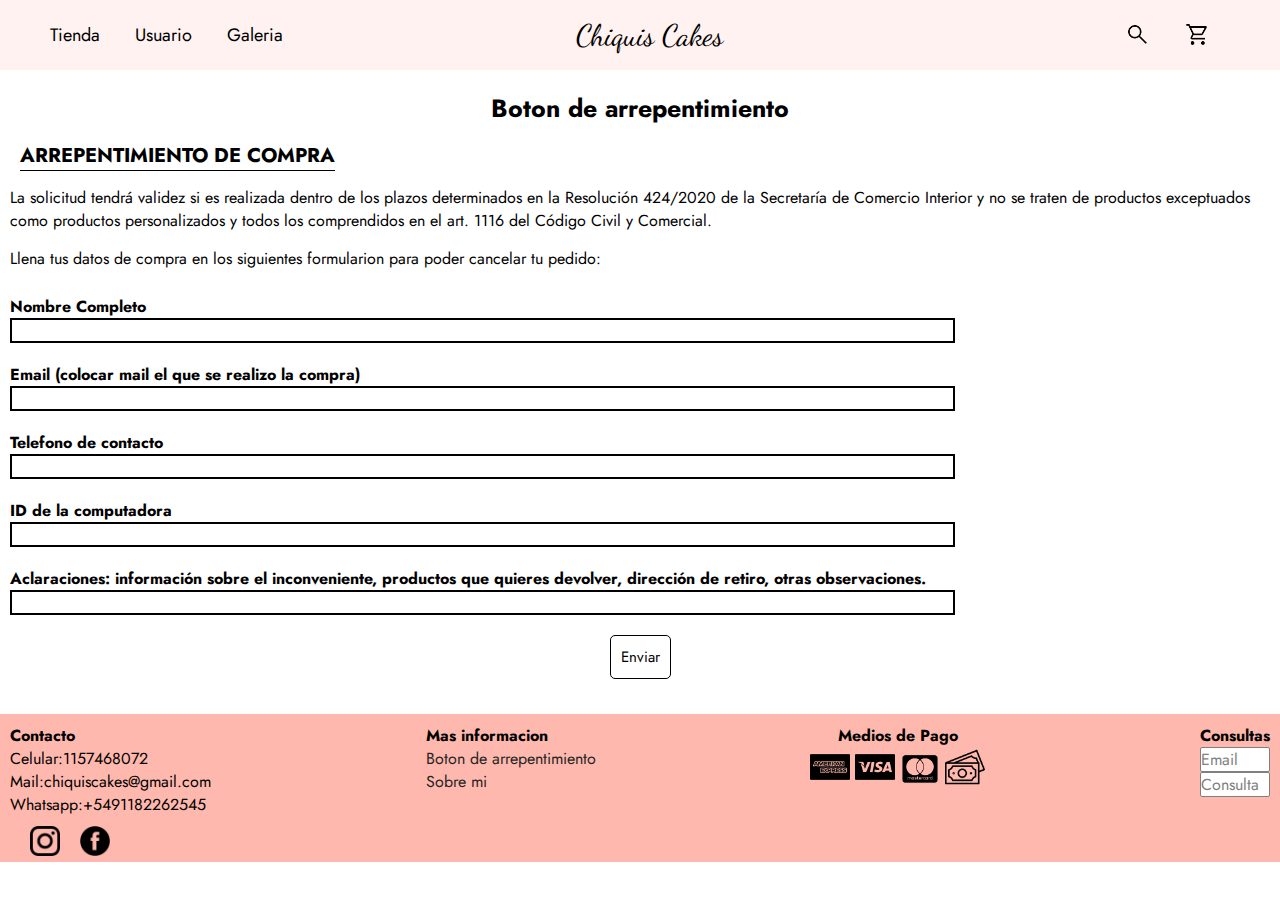
<file: boton-arrepentimiento.html>
<!DOCTYPE html>
<html lang="en">
<head>
    
    <meta http-equiv="X-UA-Compatible" content="IE=edge">
    <meta name="viewport" content="width=device-width, initial-scale=1.0">
    <title>Chiquis Cakes</title>
    
    <link rel="stylesheet" href="./css/style.css">
</head>
<body>
    <header>
        <nav class="menuPrincipal">
    <!--Seccion menu-->
         <div class="menu">
            <a href="productos.html" class="menu_item_uno">Tienda</a>
            <a href="iniciar-sesion.html" class="menu_item_uno">Usuario</a>
            <a href="galeria.html" class="menu_item_uno">Galeria</a>
         </div>
         <div class="Titulo">
            <a href="index.html" class="menu_item">Chiquis Cakes</a>
        </div>
        <div class="menuDos">
            <a href="" class="menu_item_dos"> <img src="./img/Buscar.png" alt=""></a>
            <a href="carrito.html" class="menu_item_dos"> <img src="./img/Carrito.png" alt=""> </a>
        </div>
    </nav>
    </header>
    <main>
        <section class="textos_arrepentimiento">
            <h2>Boton de arrepentimiento</h2>
            <h3>ARREPENTIMIENTO DE COMPRA</h3>
        </section>
        <section class="texto_arr_2">
            <p>La solicitud tendrá validez si es realizada dentro de los plazos determinados en la Resolución 424/2020 de la Secretaría de Comercio Interior y no se traten de productos exceptuados como productos personalizados y todos los comprendidos en el art. 1116 del Código Civil y Comercial.</p>
            <p>Llena tus datos de compra en los siguientes formularion para poder cancelar tu pedido:</p>
        </section>
        <section>
            <div class="form_arrp">
                <h4>Nombre Completo</h4>
                <span></span>
            </div>
            <div class="form_arrp">
                <h4>Email (colocar mail el que se realizo la compra)</h4>
                <span></span>
            </div>
            <div class="form_arrp">
                <h4>Telefono de contacto</h4>
                <span></span>
            </div>
            <div class="form_arrp">
                <h4>ID de la computadora</h4>
                <span></span>
            </div>
            <div class="form_arrp">
                <h4>Aclaraciones: información sobre el inconveniente, productos que quieres devolver, dirección de retiro, otras observaciones.</h4>
                <span></span>
            </div>
        </section>
        <section>
            <div class="enviar_soli">
                <a href="">Enviar</a>
            </div>
        </section>
    </main>
    <footer class="footer">
        <!--ante-Pie de pagina Contacto-->
        <div class="Contacto">
            <h4>Contacto</h4>
            <p>Celular:1157468072</p>
            <p>Mail:chiquiscakes@gmail.com</p>
            <p>Whatsapp:+5491182262545</p>
            <div class="redesSociales">
                <div class="redsocial">    
                <a href=""><img src="./img/instagram.png" alt="">
                </a>
                </div>
                <div class="redsocial">
                    <a href=""><img src="./img/facebook.png" alt=""></a>
                </div>
            </div>

        </div>
        <div class="mas_informacion">
            <!--Mas informacion-->
            <h4>Mas informacion</h4>
            <ul class="lista_dos">
                <li><a href="boton-arrepentimiento.html">Boton de arrepentimiento</a></li>
                <li><a href="sobre-mi.html">Sobre mi</a></li>
            </ul>
        </div>
        <div class="medios_pago">
            <!--Medios de pago-->
            <h4>Medios de Pago</h4>
            <div>   
            <img src="./img/american.png" alt="American Express">
            <img src="./img/visa.png" alt="VISA">
            <img src="./img/mastercard.png" alt="MasterCard">
            <img src="./img/money.png" alt="Efectivo">
            </div>
        </div>
        <div class="form_consulta">
            <!--Formulario de consulta-->
            <h4>Consultas</h4>
            <p>Email</p>
            <p>Consulta</p>
        </div>
    </footer>

</body>
</html>
</file>
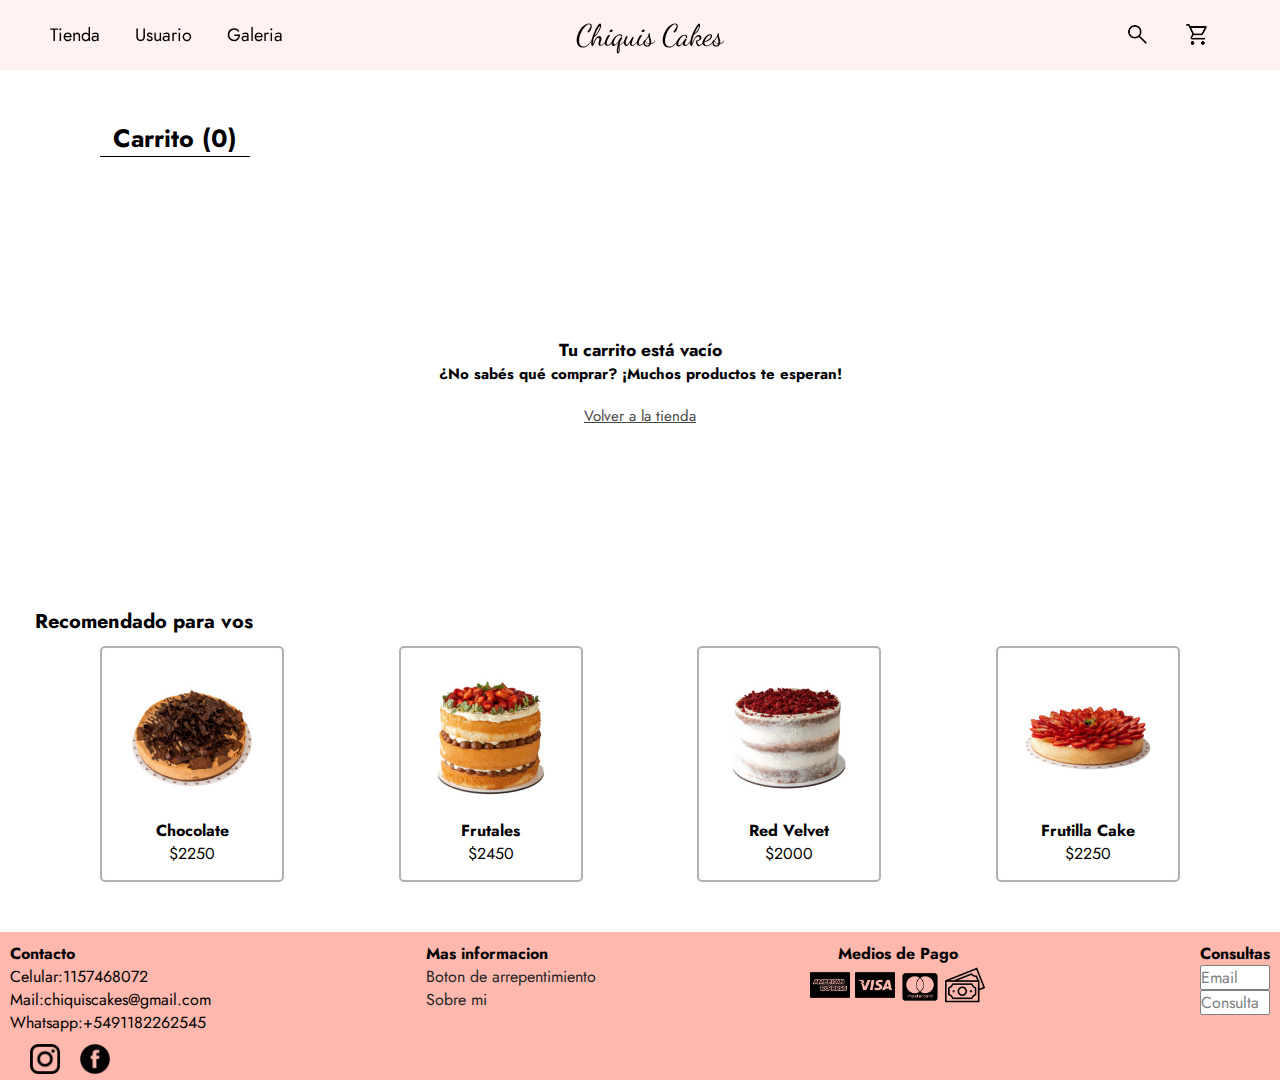
<file: carrito.html>
<!DOCTYPE html>
<html lang="en">
<head>
    
    <meta http-equiv="X-UA-Compatible" content="IE=edge">
    <meta name="viewport" content="width=device-width, initial-scale=1.0">
    <title>Chiquis Cakes</title>
    
    <link rel="stylesheet" href="./css/style.css">
</head>
<body>
    <header>
        <nav class="menuPrincipal">
    <!--Seccion menu-->
         <div class="menu">
            <a href="productos.html" class="menu_item_uno">Tienda</a>
            <a href="iniciar-sesion.html" class="menu_item_uno">Usuario</a>
            <a href="galeria.html" class="menu_item_uno">Galeria</a>
         </div>
         <div class="Titulo">
            <a href="index.html" class="menu_item">Chiquis Cakes</a>
        </div>
        <div class="menuDos">
            <a href="" class="menu_item_dos"> <img src="./img/Buscar.png" alt=""></a>
            <a href="carrito.html" class="menu_item_dos"> <img src="./img/Carrito.png" alt=""> </a>
        </div>
    </nav>
    </header>
    <main>
        <section>
            <div class="variable_shop">
                <h4>Carrito (0)</h4>
            </div>
        </section>
        <section>
            <div class="carrito_compra">
                <h3>Tu carrito está vacío</h3>
                <h4>¿No sabés qué comprar? ¡Muchos productos te esperan!</h4>
                <a href="productos.html">Volver a la tienda</a>   
            </div>
        </section>
        <section>
            <div class="text_shoprecom">
                <h4>Recomendado para vos</h4>
            </div>
            <div class="productos_recomendados">
                <div class="productos_recom_items">
                    <a href="">
                    <img src="./img/roceadochoco.jpg" alt="">
                    <h4>Chocolate</h4>
                    <p>$2250</p>
                    </a>
                </div>
                <div class="productos_recom_items">
                    <a href="">
                    <img src="./img/trespisos.jpg" alt="">
                    <h4>Frutales</h4>
                    <p>$2450</p>
                    </a>
                </div>
                <div class="productos_recom_items">
                    <a href="">
                    <img src="./img/redvelvetcake.jpg" alt="">
                    <h4>Red Velvet</h4>
                    <p>$2000</p>
                    </a>
                </div>
                <div class="productos_recom_items">
                    <a href="">
                    <img src="./img/tortafrutilla.jpg" alt="">
                    <h4>Frutilla Cake</h4>
                    <p>$2250</p>
                    </a>
                </div>
            </div>
        </section>
    </main>
    <footer class="footer">
        <!--ante-Pie de pagina Contacto-->
        <div class="Contacto">
            <h4>Contacto</h4>
            <p>Celular:1157468072</p>
            <p>Mail:chiquiscakes@gmail.com</p>
            <p>Whatsapp:+5491182262545</p>
            <div class="redesSociales">
                <div class="redsocial">    
                <a href=""><img src="./img/instagram.png" alt="">
                </a>
                </div>
                <div class="redsocial">
                    <a href=""><img src="./img/facebook.png" alt=""></a>
                </div>
            </div>

        </div>
        <div class="mas_informacion">
            <!--Mas informacion-->
            <h4>Mas informacion</h4>
            <ul class="lista_dos">
                <li><a href="boton-arrepentimiento.html">Boton de arrepentimiento</a></li>
                <li><a href="sobre-mi.html">Sobre mi</a></li>
            </ul>
        </div>
        <div class="medios_pago">
            <!--Medios de pago-->
            <h4>Medios de Pago</h4>
            <div>   
            <img src="./img/american.png" alt="American Express">
            <img src="./img/visa.png" alt="VISA">
            <img src="./img/mastercard.png" alt="MasterCard">
            <img src="./img/money.png" alt="Efectivo">
            </div>
        </div>
        <div class="form_consulta">
            <!--Formulario de consulta-->
            <h4>Consultas</h4>
            <p>Email</p>
            <p>Consulta</p>
        </div>
    </footer>

</body>
</html>
</file>
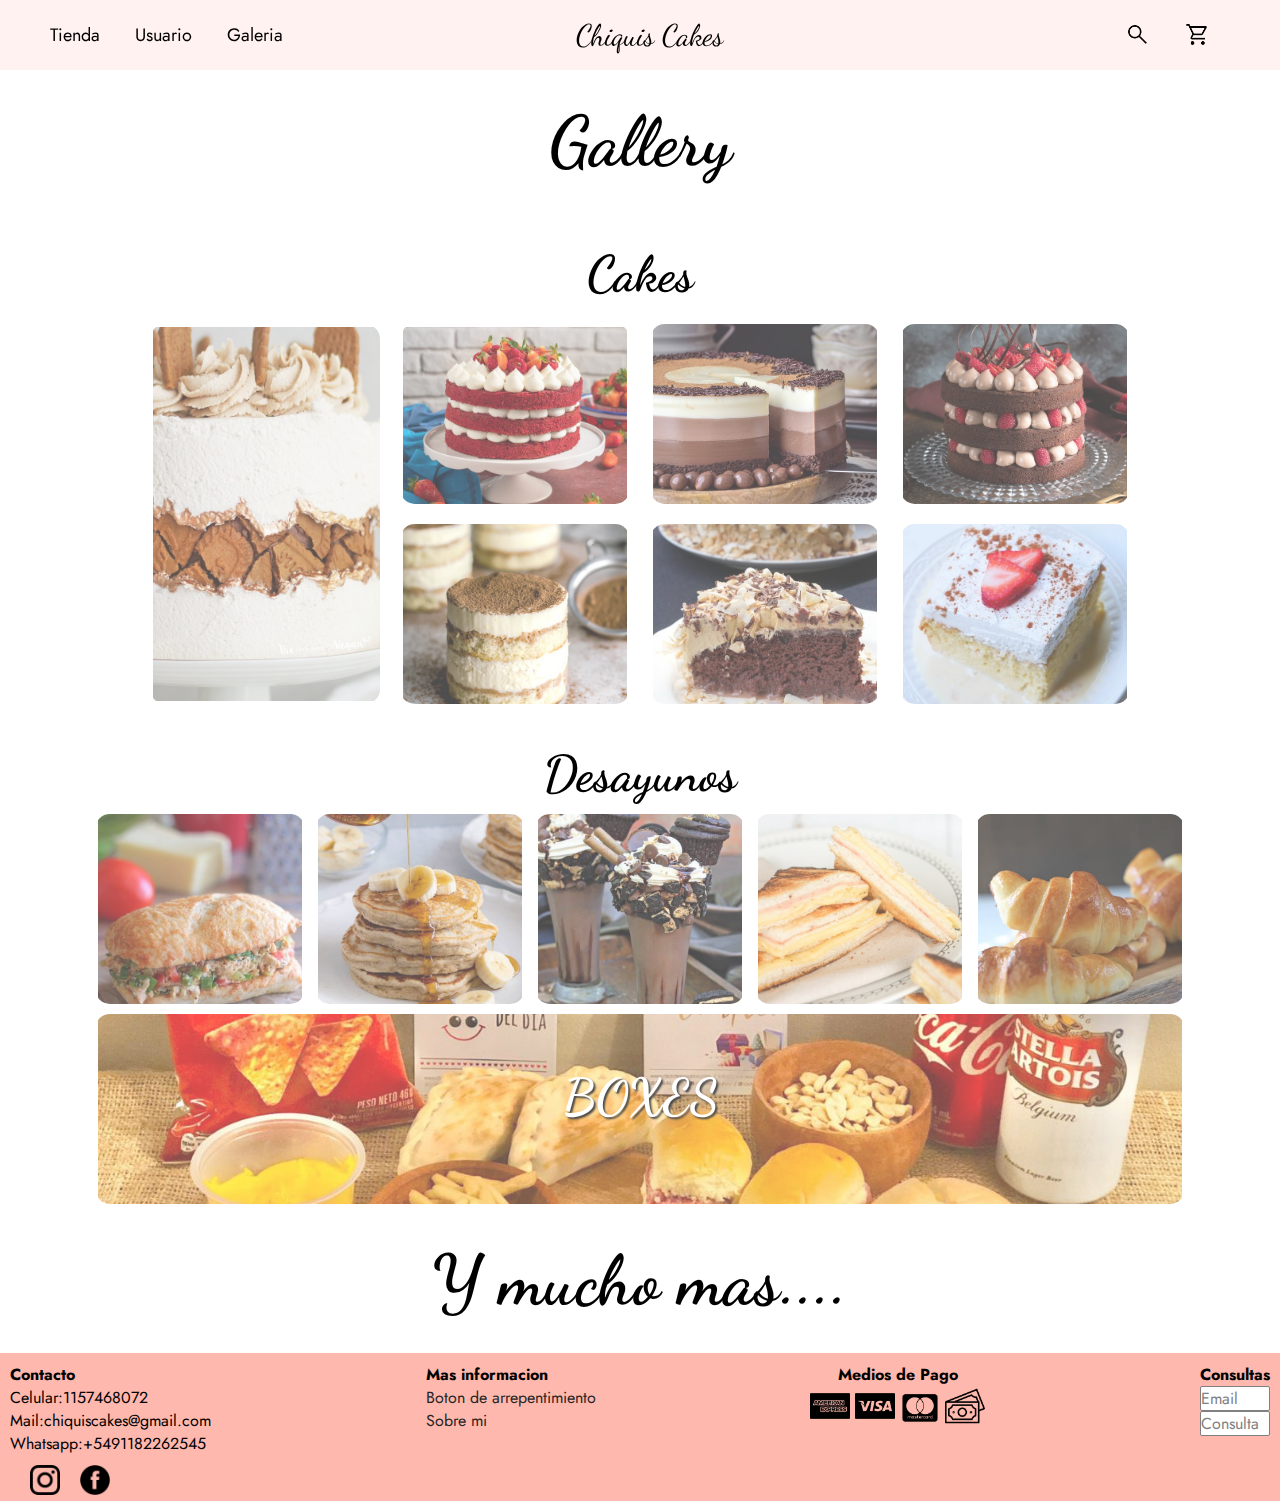
<file: galeria.html>
<!DOCTYPE html>
<html lang="en">
<head>
    
    <meta http-equiv="X-UA-Compatible" content="IE=edge">
    <meta name="viewport" content="width=device-width, initial-scale=1.0">
    <title>Chiquis Cakes</title>
    
    <link rel="stylesheet" href="./css/style.css">
</head>
<body>
    <header>
        <nav class="menuPrincipal">
    <!--Seccion menu-->
         <div class="menu">
            <a href="productos.html" class="menu_item_uno">Tienda</a>
            <a href="iniciar-sesion.html" class="menu_item_uno">Usuario</a>
            <a href="galeria.html" class="menu_item_uno">Galeria</a>
         </div>
         <div class="Titulo">
            <a href="index.html" class="menu_item">Chiquis Cakes</a>
        </div>
        <div class="menuDos">
            <a href="" class="menu_item_dos"> <img src="./img/Buscar.png" alt=""></a>
            <a href="carrito.html" class="menu_item_dos"> <img src="./img/Carrito.png" alt=""> </a>
        </div>
        </nav>
    </header>
    <main>
        <section class="info_gallery">
            <h2> Gallery</h2>
            <h3> Cakes</h3>
            <div class="cont_frutosrojos">
                <div class="caja frutos1"></div>
                <div class="caja frutos2"></div>
                <div class="caja frutos3"></div>
                <div class="caja frutos4"></div>
                <div class="caja frutos5"></div>
                <div class="caja frutos6"></div>
                <div class="caja frutos7"></div>

            </div>
            <h3>Desayunos</h3>
            <div class="desayunos">
                <div class="boxes box1"></div>
                <div class="boxes box2"></div>
                <div class="boxes box3"></div>
                <div class="boxes box4"></div>
                <div class="boxes box5"></div>
                <div class="boxes box6"><h2>BOXES</h2></div>
            </div>
            <h2>Y mucho mas....</h2>
        </section>
    </main>
    
    <footer class="footer">
        <!--ante-Pie de pagina Contacto-->
        <div class="Contacto">
            <h4>Contacto</h4>
            <p>Celular:1157468072</p>
            <p>Mail:chiquiscakes@gmail.com</p>
            <p>Whatsapp:+5491182262545</p>
            <div class="redesSociales">
                <div class="redsocial">    
                <a href="https://www.instagram.com/"><img src="./img/instagram.png" alt="">
                </a>
                </div>
                <div class="redsocial">
                    <a href="https://www.facebook.com/"><img src="./img/facebook.png" alt=""></a>
                </div>
            </div>

        </div>
        <div class="mas_informacion">
            <!--Mas informacion-->
            <h4>Mas informacion</h4>
            <ul class="lista_dos">
                <li><a href="boton-arrepentimiento.html">Boton de arrepentimiento</a></li>
                <li><a href="sobre-mi.html">Sobre mi</a></li>
            </ul>
        </div>
        <div class="medios_pago">
            <!--Medios de pago-->
            <h4>Medios de Pago</h4>
            <div>   
            <img src="./img/american.png" alt="American Express">
            <img src="./img/visa.png" alt="VISA">
            <img src="./img/mastercard.png" alt="MasterCard">
            <img src="./img/money.png" alt="Efectivo">
            </div>
        </div>
        <div class="form_consulta">
            <!--Formulario de consulta-->
            <h4>Consultas</h4>
            <p>Email</p>
            <p>Consulta</p>
        </div>
    </footer>
</file>
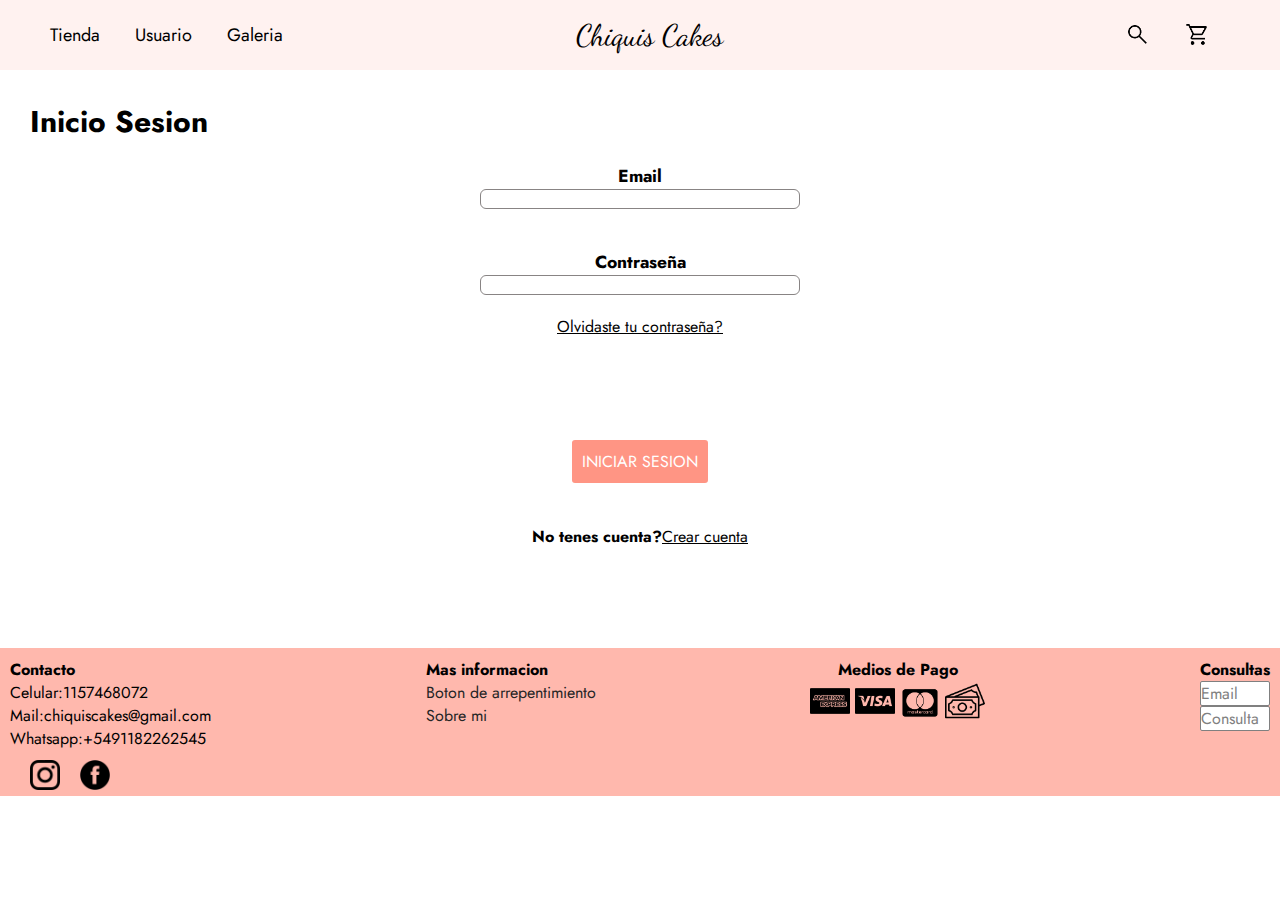
<file: iniciar-sesion.html>
<!DOCTYPE html>
<html lang="en">
<head>
    
    <meta http-equiv="X-UA-Compatible" content="IE=edge">
    <meta name="viewport" content="width=device-width, initial-scale=1.0">
    <title>Inicio Sesion - ChiquisCakes</title>
    
    <link rel="stylesheet" href="./css/style.css">
</head>
<body>
    <header>
        <nav class="menuPrincipal">
    <!--Seccion menu-->
         <div class="menu">
            <a href="productos.html" class="menu_item_uno">Tienda</a>
            <a href="iniciar-sesion.html" class="menu_item_uno">Usuario</a>
            <a href="galeria.html" class="menu_item_uno">Galeria</a>
         </div>
         <div class="Titulo">
            <a href="index.html" class="menu_item">Chiquis Cakes</a>
        </div>
        <div class="menuDos">
            <a href="" class="menu_item_dos"> <img src="./img/Buscar.png" alt=""></a>
            <a href="carrito.html" class="menu_item_dos"> <img src="./img/Carrito.png" alt=""> </a>
        </div>
    </nav>
    </header>
    <main>
        <section>
            <div class="titulo_iniciosesion">
                <h2>Inicio Sesion</h2>
            </div>
        </section>
        <section>
            <div class="form_iniciosesion">
                <h3>Email</h3>
                <article></article>
            </div>
            <div class="form_iniciosesion">
                <h3>Contraseña</h3>
                <article></article>
            </div>
        </section>
        <section>
            <div class="olvidaste-crear">
                <a href="">Olvidaste tu contraseña?</a>
            </div>
            <div class="boton-inicio">
                <a href="">INICIAR SESION</a>
            </div>
            <div class="olvidaste-crear">
                <h4>No tenes cuenta?</h4>
                <a href="">Crear cuenta</a>
            </div>
        </section>
    </main>
    <footer class="footer">
        <!--ante-Pie de pagina Contacto-->
        <div class="Contacto">
            <h4>Contacto</h4>
            <p>Celular:1157468072</p>
            <p>Mail:chiquiscakes@gmail.com</p>
            <p>Whatsapp:+5491182262545</p>
            <div class="redesSociales">
                <div class="redsocial">    
                <a href=""><img src="./img/instagram.png" alt="">
                </a>
                </div>
                <div class="redsocial">
                    <a href=""><img src="./img/facebook.png" alt=""></a>
                </div>
            </div>

        </div>
        <div class="mas_informacion">
            <!--Mas informacion-->
            <h4>Mas informacion</h4>
            <ul class="lista_dos">
                <li><a href="boton-arrepentimiento.html">Boton de arrepentimiento</a></li>
                <li><a href="sobre-mi.html">Sobre mi</a></li>
            </ul>
        </div>
        <div class="medios_pago">
            <!--Medios de pago-->
            <h4>Medios de Pago</h4>
            <div>   
            <img src="./img/american.png" alt="American Express">
            <img src="./img/visa.png" alt="VISA">
            <img src="./img/mastercard.png" alt="MasterCard">
            <img src="./img/money.png" alt="Efectivo">
            </div>
        </div>
        <div class="form_consulta">
            <!--Formulario de consulta-->
            <h4>Consultas</h4>
            <p>Email</p>
            <p>Consulta</p>
        </div>
    </footer>

</body>
</html>
</file>
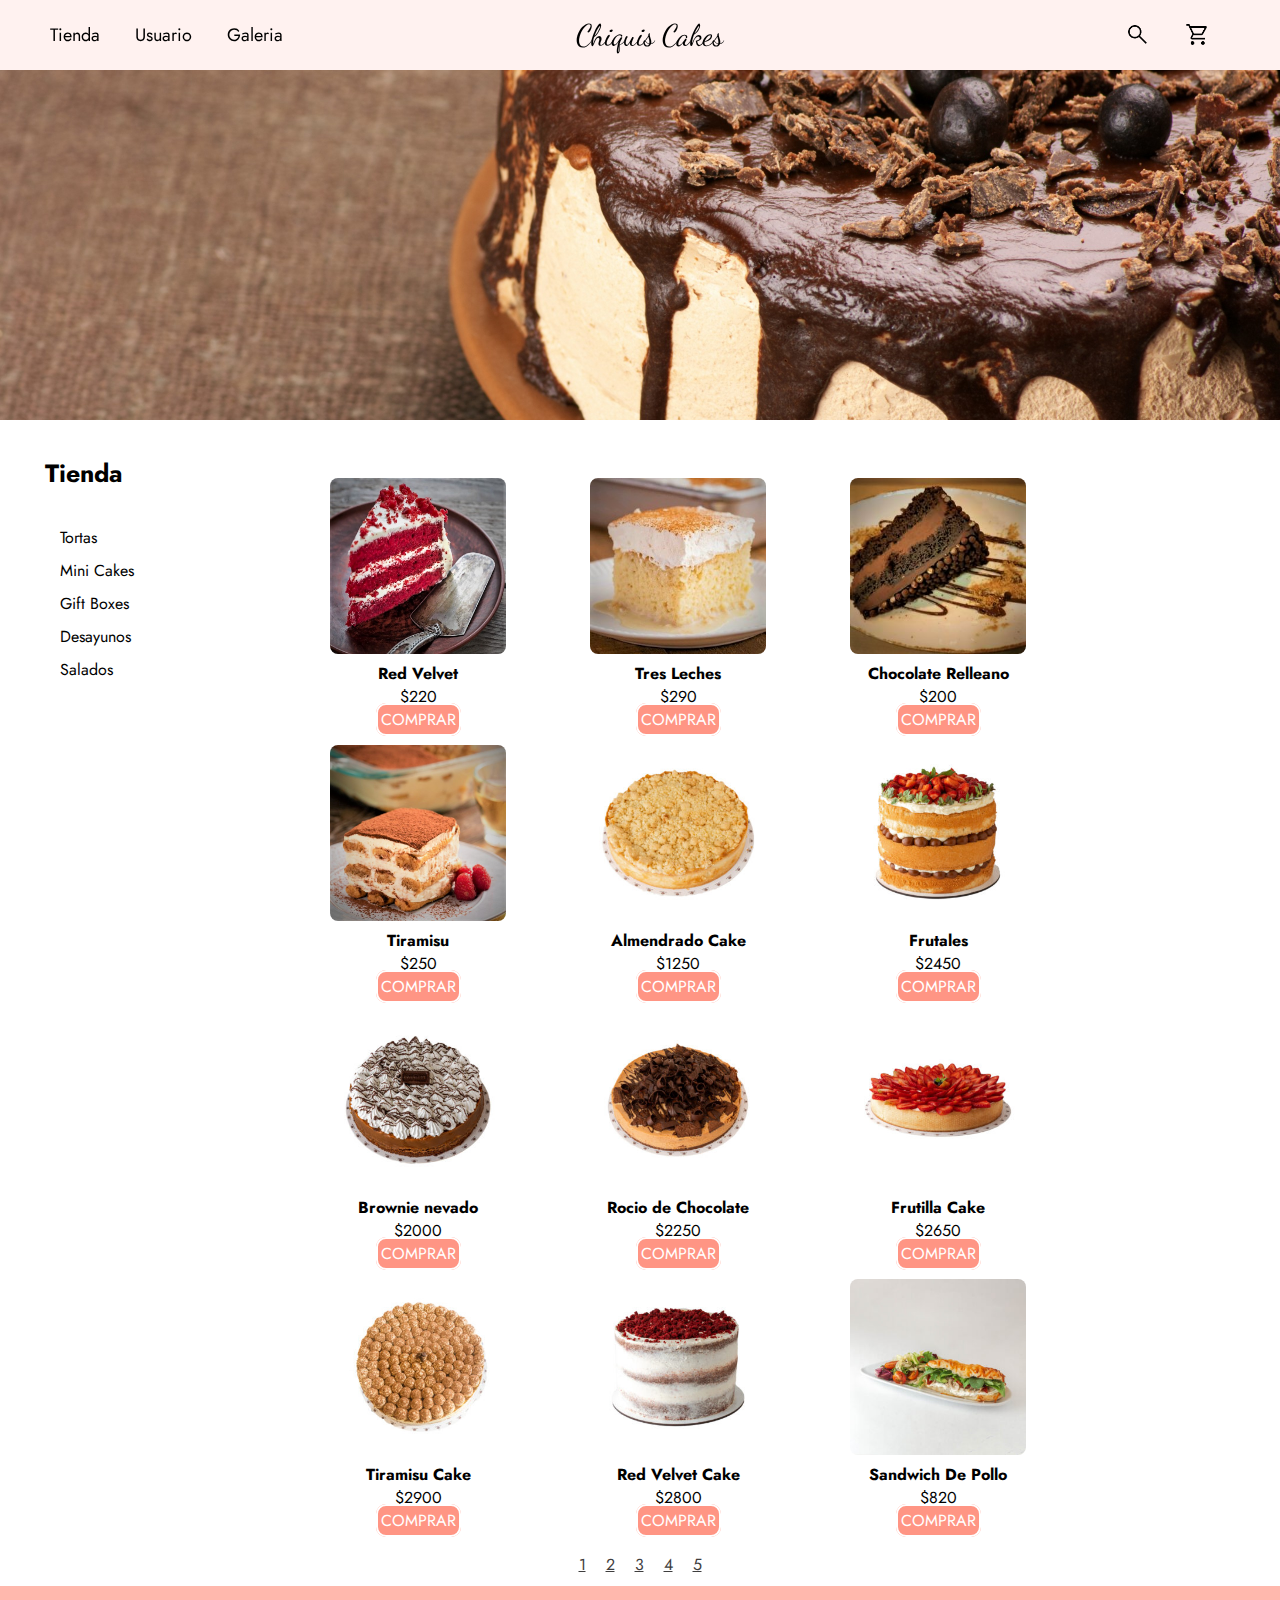
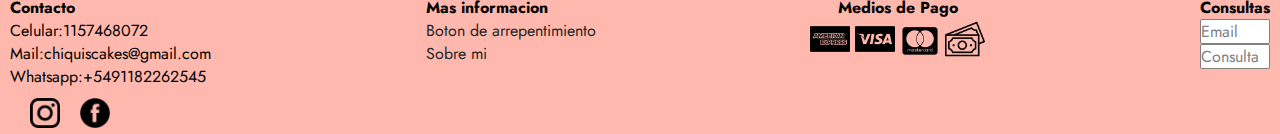
<file: productos.html>
<!DOCTYPE html>
<html lang="en">
<head>
    
    <meta http-equiv="X-UA-Compatible" content="IE=edge">
    <meta name="viewport" content="width=device-width, initial-scale=1.0">
    <title>Tienda - Chiquis Cakes</title>
    
    <link rel="stylesheet" href="./css/style.css">
</head>
<body>
    <header>
        <nav class="menuPrincipal">
    <!--Seccion menu-->
         <div class="menu">
            <a href="productos.html" class="menu_item_uno">Tienda</a>
            <a href="iniciar-sesion.html" class="menu_item_uno">Usuario</a>
            <a href="galeria.html" class="menu_item_uno">Galeria</a>
         </div>
         <div class="Titulo">
            <a href="index.html" class="menu_item">Chiquis Cakes</a>
        </div>
        <div class="menuDos">
            <a href="" class="menu_item_dos"> <img src="./img/Buscar.png" alt=""></a>
            <a href="carrito.html" class="menu_item_dos"> <img src="./img/Carrito.png" alt=""> </a>
        </div>
     </nav>
    </header>
    <main>
        <section>
            <div class="fotoProductos">
                <span></span>
            </div>
        </section>
        <section>
            <div class="productos">
                <div class="categorias">
                    <h4>Tienda</h4>
                    <ul>
                      <li><a href="">Tortas</a></li>
                       <li><a href="">Mini Cakes</a></li>
                       <li><a href="">Gift Boxes</a></li>
                       <li><a href="">Desayunos</a></li>
                       <li><a href="">Salados</a></li>
                    </ul>
                </div>
                <div class="articulos_main">
                    <div class="articulo_productos">
                        <a href="">
                        <img src="./img/Producto-destacado-1.jpg" alt=""> 
                        <h4>Red Velvet</h4>
                        <p>$220</p>
                        <span>COMPRAR</span>
                        </a>
                    </div>
                    <div class="articulo_productos">
                        <a href="">
                        <img src="./img/Producto-destacado-3.jpg" alt=""> 
                        <h4>Tres Leches</h4>
                        <p>$290</p>
                        <span>COMPRAR</span>
                        </a>
                    </div>
                    <div class="articulo_productos">
                        <a href="">
                        <img src="./img/Producto-destacado4.jpeg" alt=""> 
                        <h4>Chocolate Relleano</h4>
                        <p>$200</p>
                        <span>COMPRAR</span>
                        </a>
                    </div>
                    <div class="articulo_productos">
                        <a href="">
                        <img src="./img/Producto-destacado-2.jpg" alt=""> 
                        <h4>Tiramisu</h4>
                        <p>$250</p>
                        <span>COMPRAR</span>
                        </a>
                    </div>
                    <div class="articulo_productos">
                        <a href="">
                        <img src="./img/almendras.jpg" alt=""> 
                        <h4>Almendrado Cake</h4>
                        <p>$1250</p>
                        <span>COMPRAR</span>
                        </a>
                    </div>
                    <div class="articulo_productos">
                        <a href="">
                        <img src="./img/trespisos.jpg" alt=""> 
                        <h4>Frutales</h4>
                        <p>$2450</p>
                        <span>COMPRAR</span>
                        </a>
                    </div>
                    <div class="articulo_productos">
                        <a>
                        <img src="./img/Brownie.jpg" alt=""> 
                        <h4>Brownie nevado</h4>
                        <p>$2000</p>
                        <span>COMPRAR</span>
                        </a>
                    </div>
                    <div class="articulo_productos">
                        <a href="">
                        <img src="./img/roceadochoco.jpg" alt=""> 
                        <h4>Rocio de Chocolate</h4>
                        <p>$2250</p>
                        <span>COMPRAR</span>
                        </a>
                    </div>
                    <div class="articulo_productos">
                        <a href="">
                        <img src="./img/tortafrutilla.jpg" alt=""> 
                        <h4>Frutilla Cake</h4>
                        <p>$2650</p>
                        <span>COMPRAR</span>
                        </a>
                    </div>
                    <div class="articulo_productos">
                        <a href="">
                        <img src="./img/tiramisucake.jpg" alt=""> 
                        <h4>Tiramisu Cake</h4>
                        <p>$2900</p>
                        <span>COMPRAR</span>
                        </a>
                    </div>
                    <div class="articulo_productos">
                        <a href="">
                        <img src="./img/redvelvetcake.jpg" alt=""> 
                        <h4>Red Velvet Cake</h4>
                        <p>$2800</p>
                        <span>COMPRAR</span>
                        </a>
                    </div>
                    <div class="articulo_productos">
                        <a href="">
                        <img src="./img/sandwich-de-pollo.jpg" alt=""> 
                        <h4>Sandwich De Pollo</h4>
                        <p>$820</p>
                        <span>COMPRAR</span>
                        </a>
                    </div>
                </div>
            </div>
            </section>
            <section class="paginas_productos">
                <a href="">1</a>
                <a href="">2</a>
                <a href="">3</a>
                <a href="">4</a>
                <a href="">5</a>
            </section>
    </main>
    <footer class="footer">
        <!--ante-Pie de pagina Contacto-->
        <div class="Contacto">
            <h4>Contacto</h4>
            <p>Celular:1157468072</p>
            <p>Mail:chiquiscakes@gmail.com</p>
            <p>Whatsapp:+5491182262545</p>
            <div class="redesSociales">
                <div class="redsocial">    
                <a href=""><img src="./img/instagram.png" alt="">
                </a>
                </div>
                <div class="redsocial">
                    <a href=""><img src="./img/facebook.png" alt=""></a>
                </div>
            </div>

        </div>
        <div class="mas_informacion">
            <!--Mas informacion-->
            <h4>Mas informacion</h4>
            <ul class="lista_dos">
                <li><a href="boton-arrepentimiento.html">Boton de arrepentimiento</a></li>
                <li><a href="sobre-mi.html">Sobre mi</a></li>
            </ul>
        </div>
        <div class="medios_pago">
            <!--Medios de pago-->
            <h4>Medios de Pago</h4>
            <div>   
            <img src="./img/american.png" alt="American Express">
            <img src="./img/visa.png" alt="VISA">
            <img src="./img/mastercard.png" alt="MasterCard">
            <img src="./img/money.png" alt="Efectivo">
            </div>
        </div>
        <div class="form_consulta">
            <!--Formulario de consulta-->
            <h4>Consultas</h4>
            <p>Email</p>
            <p>Consulta</p>
        </div>
    </footer>
</file>
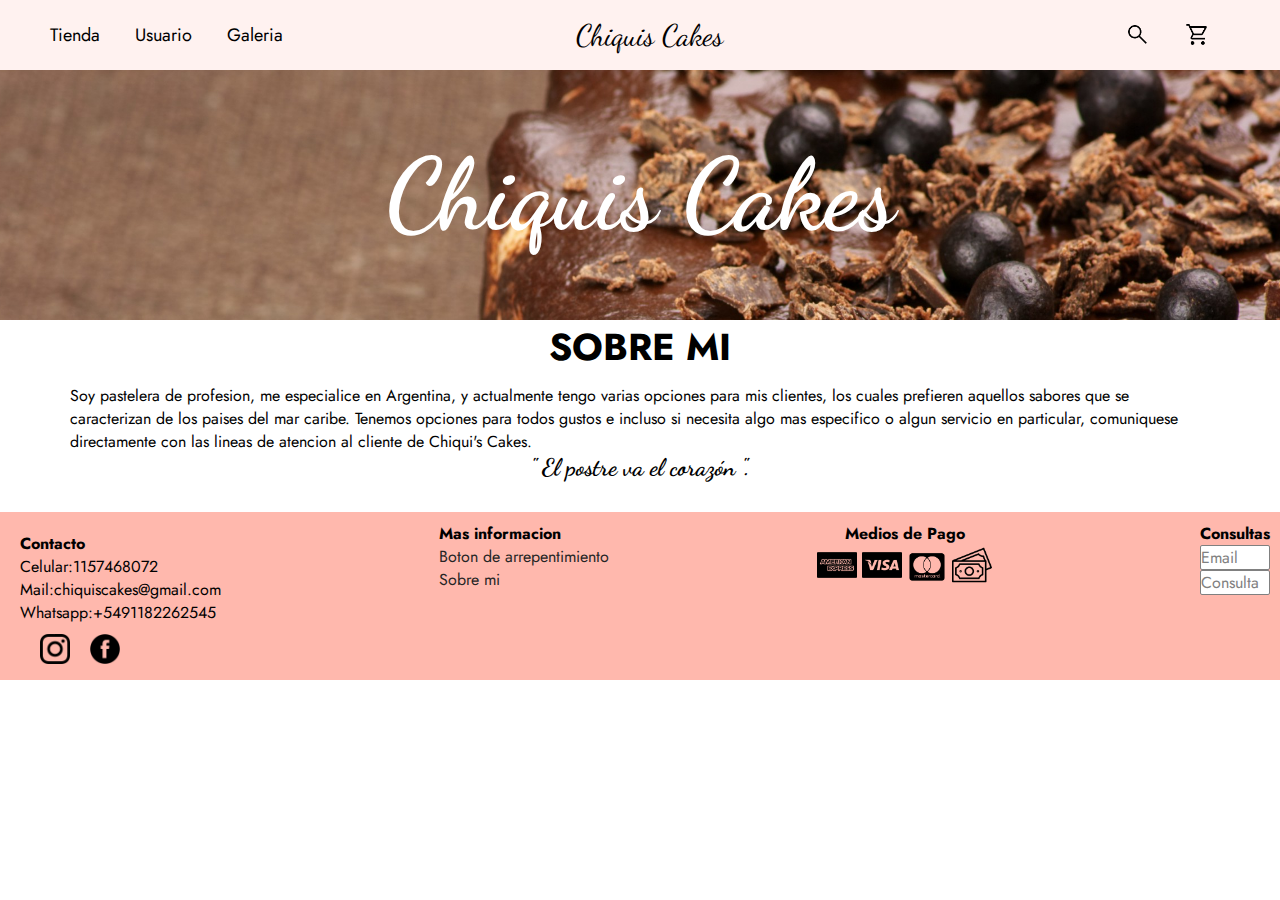
<file: sobre-mi.html>
<!DOCTYPE html>
<html lang="en">
<head>
    
    <meta http-equiv="X-UA-Compatible" content="IE=edge">
    <meta name="viewport" content="width=device-width, initial-scale=1.0">
    <title>Chiquis Cakes</title>
    
    <link rel="stylesheet" href="./css/style.css">
</head>
<body>
    <header>
        <nav class="menuPrincipal">
    <!--Seccion menu-->
         <div class="menu">
            <a href="productos.html" class="menu_item_uno">Tienda</a>
            <a href="iniciar-sesion.html" class="menu_item_uno">Usuario</a>
            <a href="galeria.html" class="menu_item_uno">Galeria</a>
         </div>
         <div class="Titulo">
            <a href="index.html" class="menu_item">Chiquis Cakes</a>
        </div>
        <div class="menuDos">
            <a href="" class="menu_item_dos"> <img src="./img/Buscar.png" alt=""></a>
            <a href="carrito.html" class="menu_item_dos"> <img src="./img/Carrito.png" alt=""> </a>
        </div>
     </nav>
    </header>
    <main>
        <section>
            <div class="foto_titulo">
                <h1>Chiquis Cakes</h1>
                <span></span>
            </div>
        </section>
        <section>
            <div class="Sobre">
                <h2>SOBRE MI</h2>
            </div>
            <div class="parrafo_sobre">
                <p>Soy pastelera de profesion, me especialice en Argentina, y actualmente tengo varias opciones para mis clientes, los cuales prefieren aquellos sabores que se caracterizan de los paises del mar caribe. Tenemos opciones para todos gustos e incluso si necesita algo mas especifico o algun servicio en particular, comuniquese directamente con las lineas de atencion al cliente de Chiqui's Cakes.
                </p>
                <h2>" El postre va el corazón ".</h2>
            </div>
        </section>
    </main>
    <footer class="footer">
        <!--ante-Pie de pagina Contacto-->
        <div class="contacto">
            <h4>Contacto</h4>
            <p>Celular:1157468072</p>
            <p>Mail:chiquiscakes@gmail.com</p>
            <p>Whatsapp:+5491182262545</p>
            <div class="redesSociales">
                <div class="redsocial">    
                <a href=""><img src="./img/instagram.png" alt="">
                </a>
                </div>
                <div class="redsocial">
                    <a href=""><img src="./img/facebook.png" alt=""></a>
                </div>
            </div>

        </div>
        <div class="mas_informacion">
            <!--Mas informacion-->
            <h4>Mas informacion</h4>
            <ul class="lista_dos">
                <li><a href="boton-arrepentimiento.html">Boton de arrepentimiento</a></li>
                <li><a href="sobre-mi.html">Sobre mi</a></li>
            </ul>
        </div>
        <div class="medios_pago">
            <!--Medios de pago-->
            <h4>Medios de Pago</h4>
            <div>   
            <img src="./img/american.png" alt="American Express">
            <img src="./img/visa.png" alt="VISA">
            <img src="./img/mastercard.png" alt="MasterCard">
            <img src="./img/money.png" alt="Efectivo">
            </div>
        </div>
        <div class="form_consulta">
            <!--Formulario de consulta-->
            <h4>Consultas</h4>
            <p>Email</p>
            <p>Consulta</p>
        </div>
    </footer>

</body>
</html>
</file>
<file: css/style.css>
@import url('https://fonts.googleapis.com/css2?family=Jost:wght@500&display=swap');
@import url('https://fonts.googleapis.com/css2?family=Dancing+Script:wght@600&display=swap');
*{
    margin: 0px;
    padding: 0px;
    box-sizing: border-box;
}
/*Navegacion*/
header{
    position: sticky;
    top: 0%;
    z-index: 1;
}
/**Navegador Principal**/
.menuPrincipal{
    height: 70px;
    background-color:#ffeeebc5;
    display: flex;
    justify-content: space-between;
    align-items: center;
    padding-left: 40px;
    padding-right: 40px;
    flex-wrap: wrap;
}
.menu{
    font-family: 'Jost', sans-serif;
    font-size: 18px;
    margin-left: 10px;
}
.menu a{
    text-decoration: none;
    color: black;
    padding-right: 30px;
}
.Titulo {
    font-family: 'Dancing Script', cursive;
    font-size: 30px;
    padding-right: 140px;
}
.Titulo a{
    color: black;
    text-decoration: none;
}
.menuDos{
    font-family:  'Jost', sans-serif;
}
.menuDos a{
    color: black;
    text-decoration: none;
    padding-right: 30px;
    font-size: 15px;
}
.menuDos a img{
    height: 25px;
    width: 25px;
    margin-top: 5px;
}
.menu_item_uno{
    transition: all 0.1s;
}
.menu_item_uno:hover{
    color: rgb(143, 143, 143);
}
.menu_item_dos{
    transition: all 1s;
}
.menu_item_dos:hover{
    color: rgb(143, 143, 143) ;
}
/**Foto inicio**/
.fotosInicio{
    top: 0%;
    width: 100%;
    height: 600px;
    background-image: url(../img/FOTOINICO.jpg);
    background-size: cover;
    background-repeat: no-repeat;
    background-position: center center;
    transition: all 2s;
}
.fotosInicio:hover{
    transform: scale(1.04);
}

/*Lo mas destacados*/
.TituloDestac {
    font-family: 'Jost', sans-serif;
    display: flex;
    justify-content: center;
    font-size: 25px;
    margin: 20px 0 20px 0;
}
.imagenes_venta{
    font-family: 'Jost',sans-serif;
    font-size: 15px;
}
.imagenes_venta div img{
    width: 150px;
    height: 150px;
    border-radius: 15px;
}
.imagenes_venta{
    display: flex;
    justify-content: space-around;
    flex-wrap: wrap;
}
.articulos{
    margin: 10px 30px 10px 30px;
    text-align: center;
    border: 3px solid;
    border-color: #FFEEEB;
    padding: 15px;
    border-radius: 15px;
    transition: 0.5s;
}
.articulos:hover{
    transform: scale(1.1) translateY(-10px);
    box-shadow: rgba(0, 0, 0, 0.35) 0px 5px 15px;
}
.articulos a{
    text-decoration: none;
    color: black;
}
.vermas{
    display: flex;
    justify-content: center;
    margin-top: 30px;
    margin-bottom: 30px;
}
.vermas div a:hover{
    background-color: #ff7c67;
    box-shadow: rgba(99, 99, 99, 0.2) 0px 2px 8px 0px;
}
.vermas div a{
    font-family: 'Jost', sans-serif;
    text-decoration: none;
    background-color: #FF9584;
    color: white;
    font-size: 17px;
    border: 2px solid;
    border-color: transparent;
    padding: 10px;
    border-radius: 5px;
    transition: all 0.3s;
}
/** Seccion Mapa y varios**/
.lasMejores{
    font-family: 'Jost', sans-serif;
    text-align: center;
    font-size: 20px;
}
.nosUbicamos{
    font-family: 'Jost', sans-serif;
    margin-left: 35px;
}
.info_adc{
    display: flex;
    justify-content: space-between;
    align-items: center;
    flex-wrap: wrap;
}

.mapa iframe{
    width: 300px;
    height: 300px;
    margin: 10px 35px 10px 35px;
}
.envios_pago{
    display: flex;
    font-family: 'Jost', sans-serif;
    background-color:#FF9584;
    color: white;
    width: 900px;
    height: 250px;
    justify-content: space-around;
    align-items: center;
    flex-wrap: wrap;
    margin-right: 10px;
}
.info_adc_div{
    display: flex;
    justify-content: space-between;
}
.info_adc_div h3{
    padding: 10px;

}
.info_adc_div img{
    padding: 10px;
}
/**Pie de Pagina**/
.footer{
    background-color: #FFB8AD ;
    display: flex;
    justify-content: space-between;
    font-family: 'Jost', sans-serif;
    overflow: hidden;
    padding: 10px 10px 0 10px;
    margin-bottom: 0px;
    width: 100%;
}
.contacto{
    margin: 10px;
}
.lista_dos li{
    list-style: none;
}
.lista_dos li a{
    text-decoration: none;
    color: rgb(37, 37, 37);
}
.redesSociales{
    display: flex;
    justify-content:start;
}
.redsocial img{
    width: 30px;
    height: 30px;
    margin-left: 20px;
    margin-top: 10px;
}
.medios_pago h4{
    text-align: center;
}
.medios_pago div img{
    display: inline-block;
    width: 40px;
    height: 40px;
}
.form_consulta p{
    background-color: white;
    color: gray;
    border: 1px solid;
    border-radius: 2px;

}
/**Inicio Tienda**/
.fotoProductos{
    display: flex;
    width: 100%;
    height: 350px;
    background-color: black;
    background-image: url("./../img/Sobremi.jpg");
    background-size: cover;
    background-repeat: no-repeat;
    background-position: center center;
}
/**Main Productos**/
.productos{
    display: flex;
    justify-content: center;
}
/**Categorias Tienda**/
.categorias{
    width: 20%;
    margin: 10px 20px 10px 20px;
}
.categorias ul{
    list-style: none;
}
.categorias h3{
    font-family: 'Jost', sans-serif;
    font-size: 25px;
}
.categorias h4{
    display: inline-block;
    font-family: 'Jost', sans-serif;
    font-size: 25px;
    margin: 10px;
    padding: 15px;
}
.categorias a{
    font-family: 'Jost', sans-serif;
    text-decoration: none;
    color: black;
}
.categorias a:hover{
    color: rgb(31, 31, 31);

}
.categorias ul li{
    padding-top: 10px;
    padding-left: 40px;
}
/**Articulo menu productos**/
.articulos_main{
    display: flex;
    width: 80%;
    height: 100%;
    flex-wrap: wrap;
}
.articulo_productos{
    display: inline-block;
    width: 200px;
    transition: all .3s;
    border: 1px solid;
    border-color: white;
    border-radius: 15px;
}
.articulo_productos:hover{
    transform: scale(1.05);
    box-shadow: rgba(0, 0, 0, 0.35) 0px 5px 15px;
    
}
.articulo_productos span{
    border: 2px solid;
    background-color: #FF9584;
    color: white;
    padding: 3px;
    border-radius: 10px;
    transition: 1s;
}
.articulo_productos span:hover{
    background-color: #ff654e;
    box-shadow: rgba(99, 99, 99, 0.2) 0px 2px 8px 0px;
}

.articulo_productos a img{
    width: 180px;
    height: 180px;

}
.productos_texto h3{
    font-family: 'Jost', sans-serif;
}
.articulos_main{
    margin-top: 55px;
}
.articulo_productos{
    font-family: 'Jost', cursive;
    margin: 0px 30px 10px 30px;
    text-align: center;
}
.articulo_productos a img{
    border: 2px solid;
    border-color: white;
    border-radius: 10px;
}
.articulo_productos a{
    text-decoration: none;
    color: black;
}
.paginas_productos{
    display: flex;
    justify-content: center;
}
.paginas_productos a{
    font-family: 'Jost', sans-serif;
    color: rgb(63, 62, 62);
    padding: 10px;
}
/**Inicio Sesion**/
.titulo_iniciosesion{
    display: flex;
    margin-left: 30px;
    margin-top: 30px;
    font-family: 'Jost', sans-serif;
    font-size: 20px;
}
.form_iniciosesion{
    display: flex;
    flex-direction: column;
    justify-content: center;
    font-family: 'Jost', sans-serif;
    font-size: 15px;
    align-items: center;
    padding: 20px;
}
.form_iniciosesion article{
    width: 320px;
    height: 20px;
    border: 1px solid;
    border-radius: 6px;
    border-color: rgb(136, 132, 132);
}
.olvidaste-crear{
    display: flex;
    justify-content: center;
    font-family: 'Jost',sans-serif;
    text-decoration: none;
    color: black;
    margin-bottom: 100px;
}
.olvidaste-crear a{
    color: black;
    transition: .3s;
}
.olvidaste-crear a:hover{
    color: gray;
}
.boton-inicio{
    display: flex;
    font-family: 'Jost', sans-serif;
    justify-content: center;
    margin: 10px 0 40px 0;
}
.boton-inicio a{
    text-decoration: none;
    color: white;
    padding: 10px;
    border: 2px solid;
    border-radius: 5px;
    background-color: #FF9584;
    transition: all 1s;
}
.boton-inicio a:hover{
    background-color: #ff654e;

}
/**Encabezado Tienda**/
.variable_shop{
    display: flex;
    font-family: 'Jost', sans-serif;
    font-size: 25px;
    margin-left: 100px;
    margin-top: 50px;
}

.variable_shop h4{
    text-align: center;
    width: 150px;
    border-bottom: 1px solid;
}
/**Carrito**/
.carrito_compra {
    display: flex;
    flex-direction: column;
    width: 100%;
    height: 450px;
    font-family: 'Jost', sans-serif;
    font-size: 15px;
    justify-content: center;
    align-items: center;
}
.carrito_compra a{
    color: rgb(70, 68, 68);
    padding-top: 20px;
}
.text_shoprecom{
    font-family: 'Jost',sans-serif;
    font-size: 20px;
    margin-left: 35px;
}
/**Recomendado Carrito**/
.productos_recomendados{
    display: flex;
    justify-content: space-between;
    font-family: 'Jost', sans-serif;
    align-items: center;
    text-align: center;
    flex-wrap: wrap;
    margin: 10px 100px 50px 100px;
}
.productos_recomendados a{
    text-decoration: none;
    color: black;
}
.productos_recomendados div {
    padding: 15px;
    border: 2px solid;
    color: rgb(179, 178, 178);
    border-radius: 5px;
}
.productos_recom_items a img{
    width: 150px;
    height: 150px;
}
.productos_recom_items{
    transition: all 1s;
}
.productos_recom_items:hover{
    transform: scale(1.1) translateY(-3px);
    box-shadow: rgba(0, 0, 0, 0.35) 0px 5px 15px;
}
.textos_arrepentimiento h2{
    text-align: center;
    font-family: 'Jost', sans-serif;
    font-size: 25px;
    margin-top: 20px;
}
.textos_arrepentimiento h3{
    display: inline-block;
    font-family: 'Jost', sans-serif;
    font-size: 20px;
    margin-top: 15px;
    margin-left: 20px;
    ;
    border-bottom: 1px solid;
    border-color: black;
}
/**Boton Arrepentimiento**/
.texto_arr_2 p{
    display: flex;
    flex-direction: column;
    font-family: 'Jost', sans-serif;
    margin: 15px 0 15px 0px;
    padding: 0 10px 0 10px;
}
.form_arrp{
    display: flex;
    flex-direction: column;
    font-family: 'Jost', sans-serif;
    padding: 10px;
    justify-content: center;
}
.form_arrp span{
    width: 75%;
    height: 25px;
    border: 2px solid;
}
.enviar_soli{
    display: flex;
    justify-content: center;
    
}
.enviar_soli a{
    font-family: 'Jost', sans-serif;
    font-size: 15px;
    text-decoration: none;
    color: black;
    border: 1px solid;
    border-radius: 5px;
    border-color: black;
    padding: 10px;
    margin-bottom: 35px;
    margin-top: 10px;
}
/**Sobre mi**/
.foto_titulo{
    display: flex;
    font-family: 'Dancing Script',cursive;
    width: 100%;
    height: 250px;
    background-image: url(../img/Sobremi.jpg);
    background-size: cover;
    background-repeat: no-repeat;
    background-position: center center;
    background-attachment: fixed;
    justify-content: center;
    align-items: center;
    font-size: 50px;
    color: white;
}
.Sobre{
    font-family: 'Jost', sans-serif;
    font-size: 25px;
    text-align: center;
}
.parrafo_sobre p{
    margin: 10px 70px 0px 70px;
    font-family: 'Jost',sans-serif;
}
.parrafo_sobre h2{
    text-align: center;
    font-family: 'Dancing Script', cursive;
    margin-bottom: 30px;

}
/**Galeria**/
.info_gallery{
    display: flex;
    justify-content: center;
    flex-direction: column;
    align-items: center;
}
.info_gallery h2{
    font-family: 'Dancing Script', cursive;
    font-size: 70px;
    justify-content: center;
    margin: 30px 0px 30px 0px;
}
.info_gallery h3{
    font-family: 'Dancing Script', cursive;
    font-size: 50px;
    justify-content: center;
    margin: 30px 0px 5px 0px;
}
.cont_frutosrojos{
    height: 400px;
    width: 1000px;
    margin: 5px 0 0 0;
    display: grid;
    place-content: center;
    grid-template-columns: repeat(4, 1fr);
    grid-template-rows: repeat(2, 1fr) ;
    grid-template-areas: 
        "frutos1 frutos2 frutos3 frutos4"
        "frutos1 frutos5 frutos6 frutos7";
}
.caja{
    margin: 10px;
    border: transparent solid;
    border-radius: 15px;
}
.frutos1{
    display: flex;
    grid-area: frutos1;
    flex-direction: column;
    text-align: center;
    justify-content: center;
    background-image: url(../img/background-textgrid.jpg);
    background-size: cover;
    background-repeat: no-repeat;
    opacity: 0.7;
    transition: all 0.5s;
}
.frutos1:hover{
    opacity: 1;
}
.frutos2{
    grid-area: frutos2;
    background-image: url(../img/grid_frutos2.jpg);
    background-repeat: no-repeat;
    background-size: cover;
    opacity: 0.7;
    transition: all 0.5s;
}
.frutos2:hover{
    opacity: 1;
}
.frutos3{
    grid-area: frutos3;
    background: url(../img/grid_frutos3.jpg);
    background-repeat: no-repeat;
    background-size: cover;
    background-position: center center;
    opacity: 0.7;
    transition: all 0.5s;
}
.frutos3:hover{
    opacity: 1;
}
.frutos4{
    grid-area: frutos4;
    background: url(../img/grid_frutos4.jpg);
    background-repeat: no-repeat;
    background-size: cover;
    background-position: center center;
    opacity: 0.7;
    transition: all 0.5s;
}
.frutos4:hover{
    opacity: 1;
}
.frutos5{
    grid-area: frutos5;
    background: url(../img/grid_frutos5.jpg);
    background-repeat: no-repeat;
    background-size: cover;
    background-position: center center;
    opacity: 0.7;
    transition: all 0.5s;
}
.frutos5:hover{
    opacity: 1;
}
.frutos6{
    grid-area: frutos6;
    background: url(../img/grid_frutos6.jpg);
    background-repeat: no-repeat;
    background-size: cover;
    background-position: center center;
    opacity: 0.7;
    transition: all 0.5s;
}
.frutos6:hover{
    opacity: 1;
}
.frutos7{
    grid-area: frutos7;
    background: url(../img/grid_frutos7.jpg);
    background-repeat: no-repeat;
    background-size: cover;
    background-position: center center;
    opacity: 0.7;
    transition: all 0.5s;
}
.frutos7:hover{
    opacity: 1;
}
.desayunos{
    height: 400px;
    width: 1100px;
    display: grid;
    grid-template-columns: repeat(5, 1fr) ;
    grid-template-rows: repeat(2, 1fr) ;
    grid-template-areas:
    "box1 box2 box3 box4 box5"
    "box6 box6 box6 box6 box6" ;
}
.boxes{
    margin: 5px;
    border: transparent solid;
    border-radius: 15px;
}
.box1{
    grid-area: box1;
    background-image: url(../img/desayunos_grid1.jpg);
    background-repeat: no-repeat;
    background-size: cover;
    background-position: center center;
    opacity: 0.7;
    transition: all 1s;
}
.box1:hover{
    opacity: 1;
}
.box2{
    grid-area: box2;
    background-image: url(../img/desayuno_grid2.jpg);
    background-repeat: no-repeat;
    background-size: cover;
    background-position: center center;
    opacity: 0.7;
    transition: all 1s;
}
.box2:hover{
    opacity: 1;
}
.box3{
    grid-area: box3;
    background-image: url(../img/desayunos_grid3.jpg);
    background-repeat: no-repeat;
    background-size: cover;
    background-position: center center;
    opacity: 0.7;
    transition: all 1s;
}
.box3:hover{
    opacity: 1;
}
.box4{
    grid-area: box4;
    background-image: url(../img/desayuno_grid4.jpg);
    background-repeat: no-repeat;
    background-size: cover;
    background-position: center center;
    opacity: 0.7;
    transition: all 1s;
}
.box4:hover{
    opacity: 1;
}
.box5{
    grid-area: box5;
    background-image: url(../img/desayuno_grid5.jpg);
    background-repeat: no-repeat;
    background-size: cover;
    background-position: center center;
    opacity: 0.7;
    transition: all 1s;
}
.box5:hover{
    opacity: 1;
}
.box6{
    color: white;
    grid-area: box6;
    background-image: url(../img/desayuno_grid6.jpeg);
    background-repeat: no-repeat;
    background-size: cover;
    background-position: center;
    opacity: 0.7;
    transition: all 1s;
}
.box6:hover{
    opacity: 1;
}
.box6 h2{
    font-family: 'Dancing Script', cursive;
    font-size: 50px;
    color: white;
    text-shadow: rgb(0, 0, 0) 2px 2px 2px;
    text-align: center;
    padding-top: 20px;
}
/**Media QUERIES**/
@media screen and (max-width: 480px) {
    .menuPrincipal{
        display: flex, none;
        flex-direction: column-reverse;
    }
    .Titulo{
        padding: 0px 0px 0px 100px;
    }
    .menuDos a{
        padding: 0px;
    }
    .imagenes_venta div img{
        width: 140px;
        height: 140px;
    }
    .lasMejores{
        font-size: 18px;
    }
    .nosUbicamos{
        text-align: center;
    }
    .info_adc{
        justify-content: center;
    }
    .envios_pago{
        margin: 0px;
    }
    .footer{
        flex-direction: column;
        flex-wrap: wrap;
    }
    .medios_pago h4{
        text-align: start;
    }
    .variable_shop{
        justify-content: center;
        margin: 0;
        margin-top: 10px;
    }
    .carrito_compra{
        height: 300px;
    }
    .productos_recomendados{
        flex-wrap: wrap;
        justify-content: center;
    }
    .productos_recom_items a img{
        height: 100px;
        width: 100px;
    }
}
</file>
